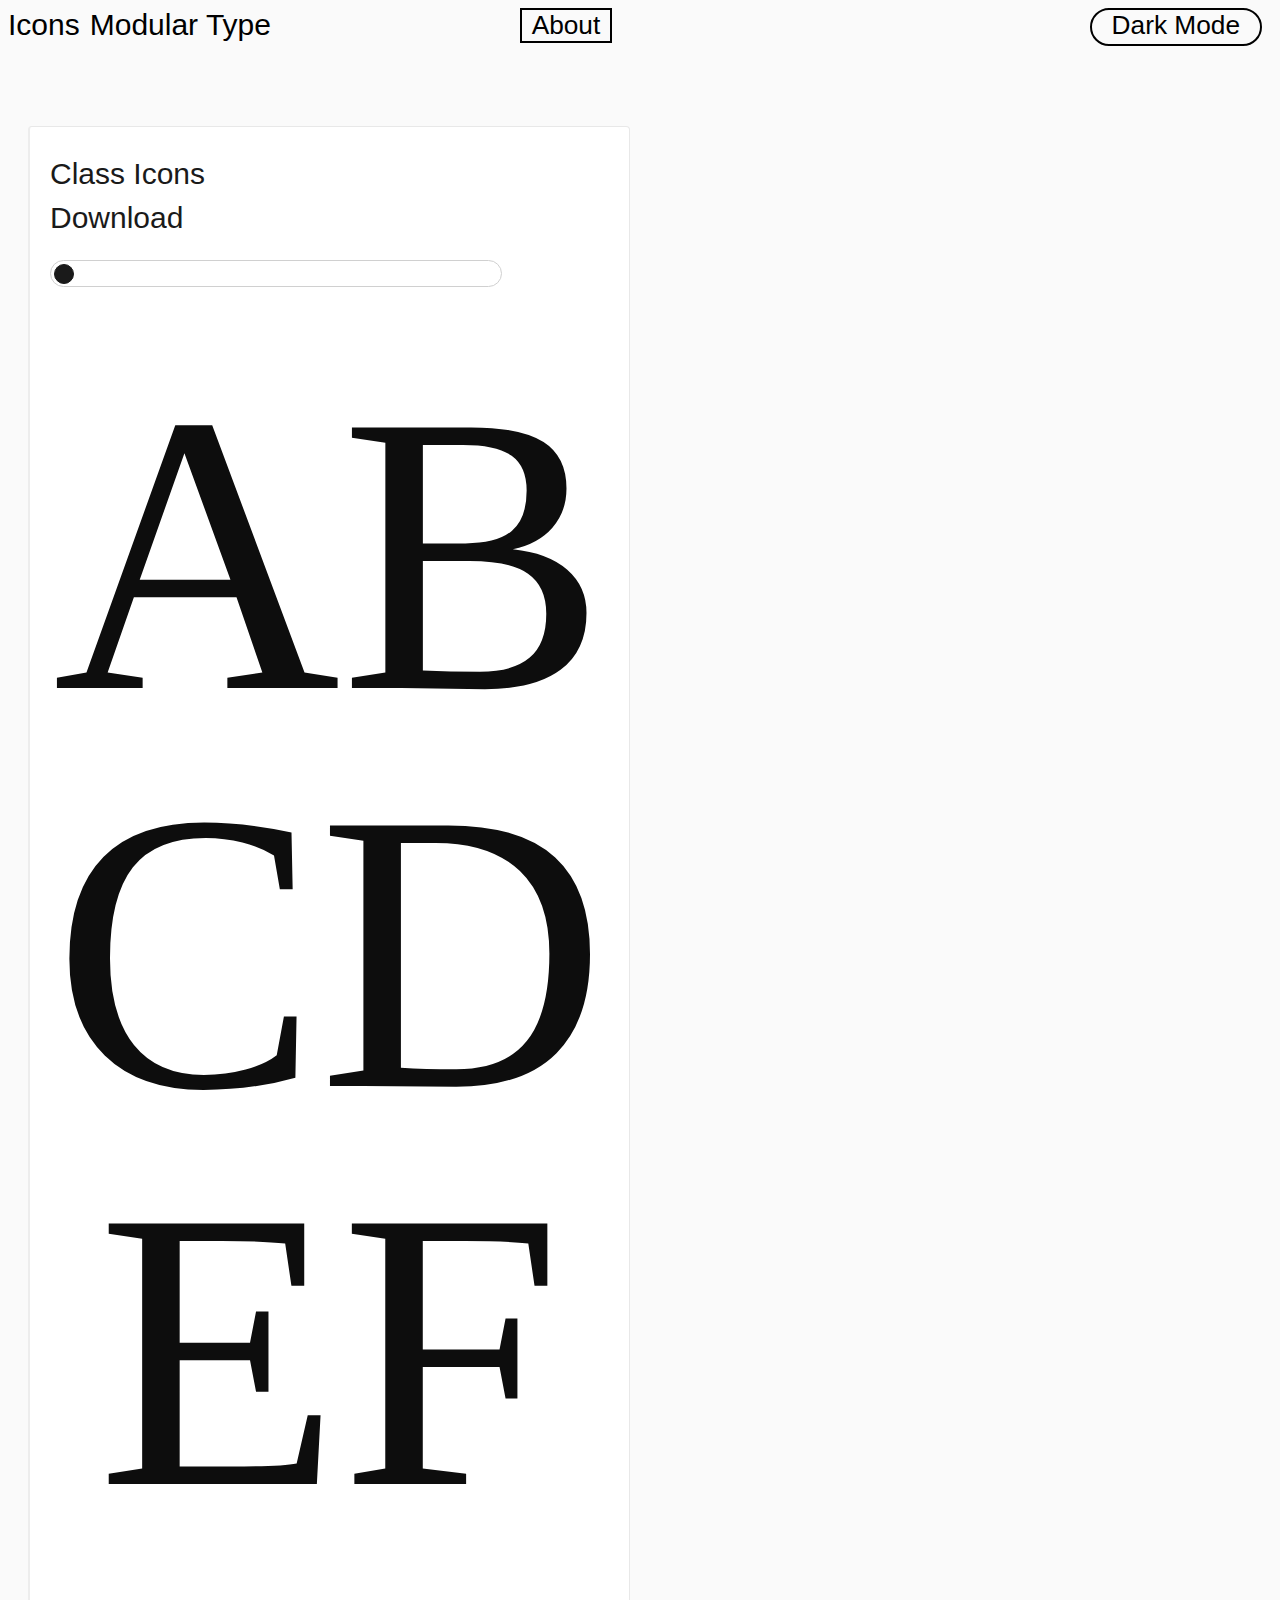
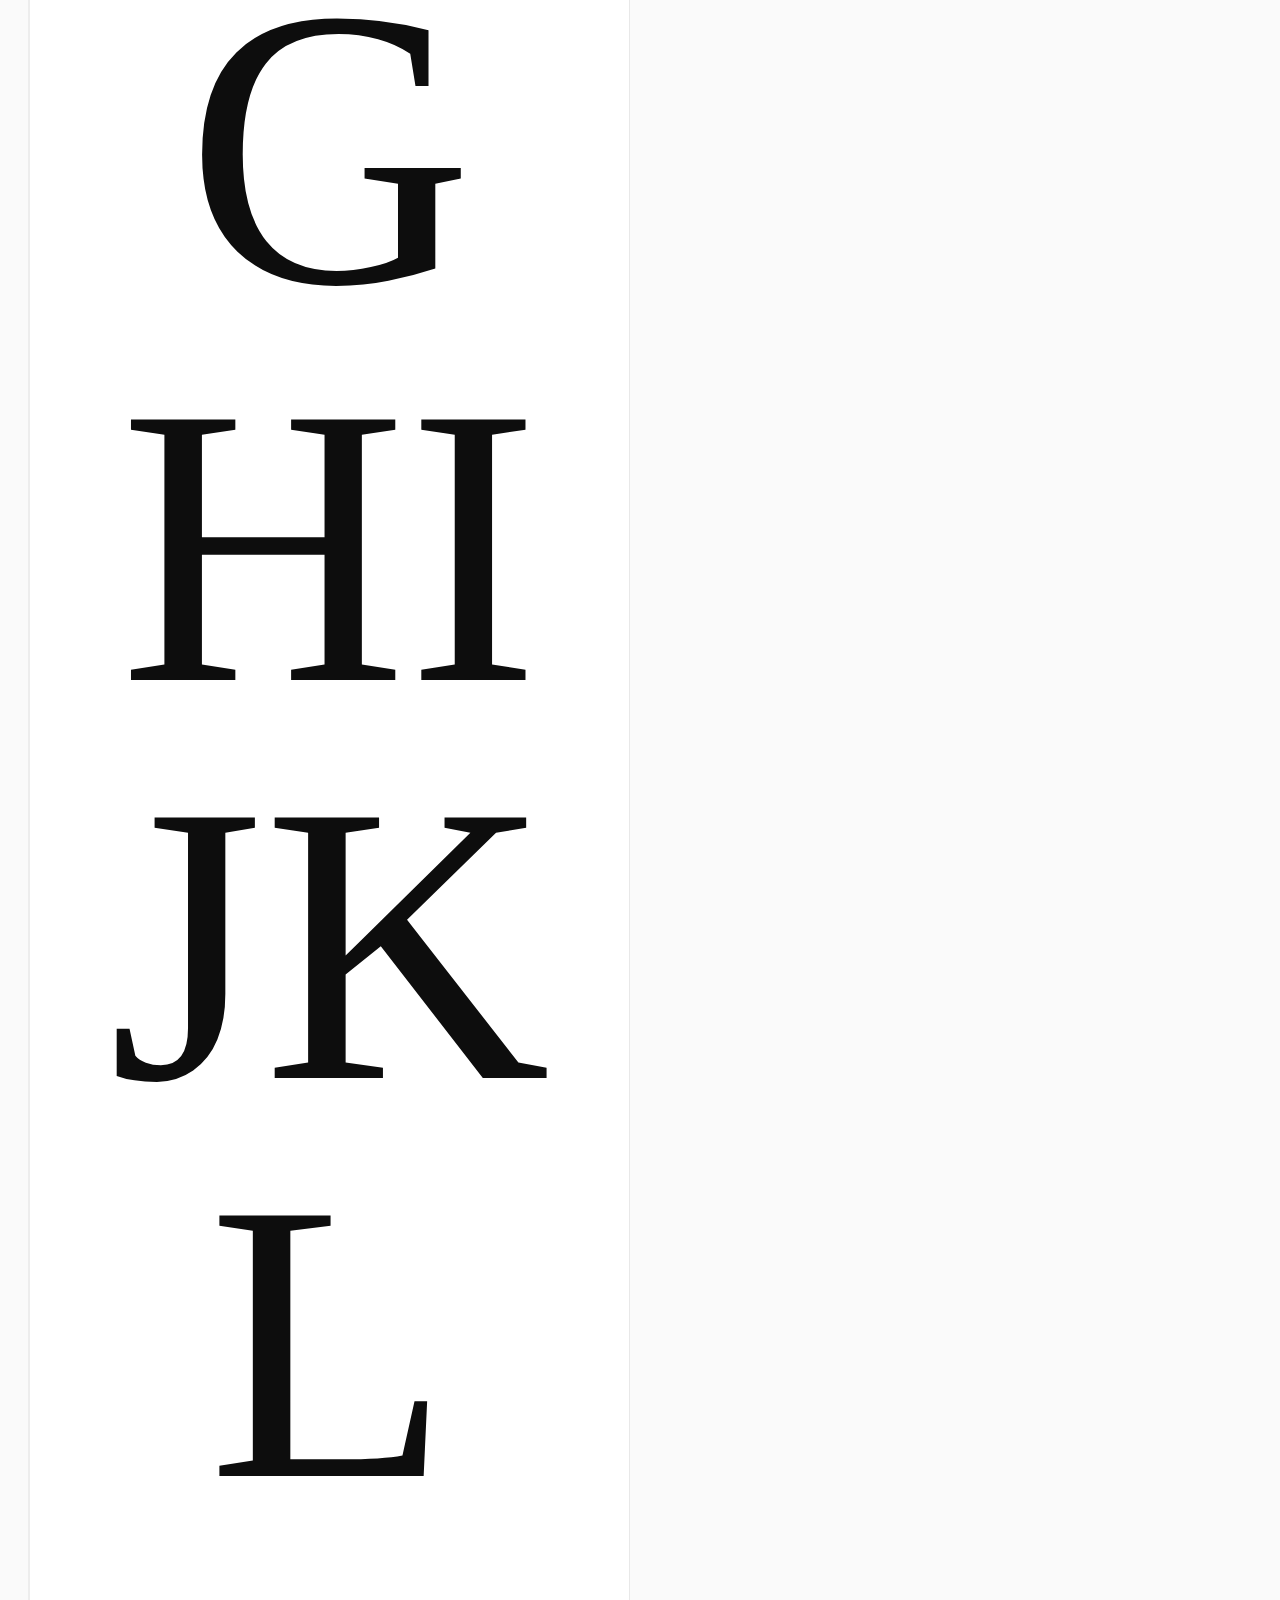
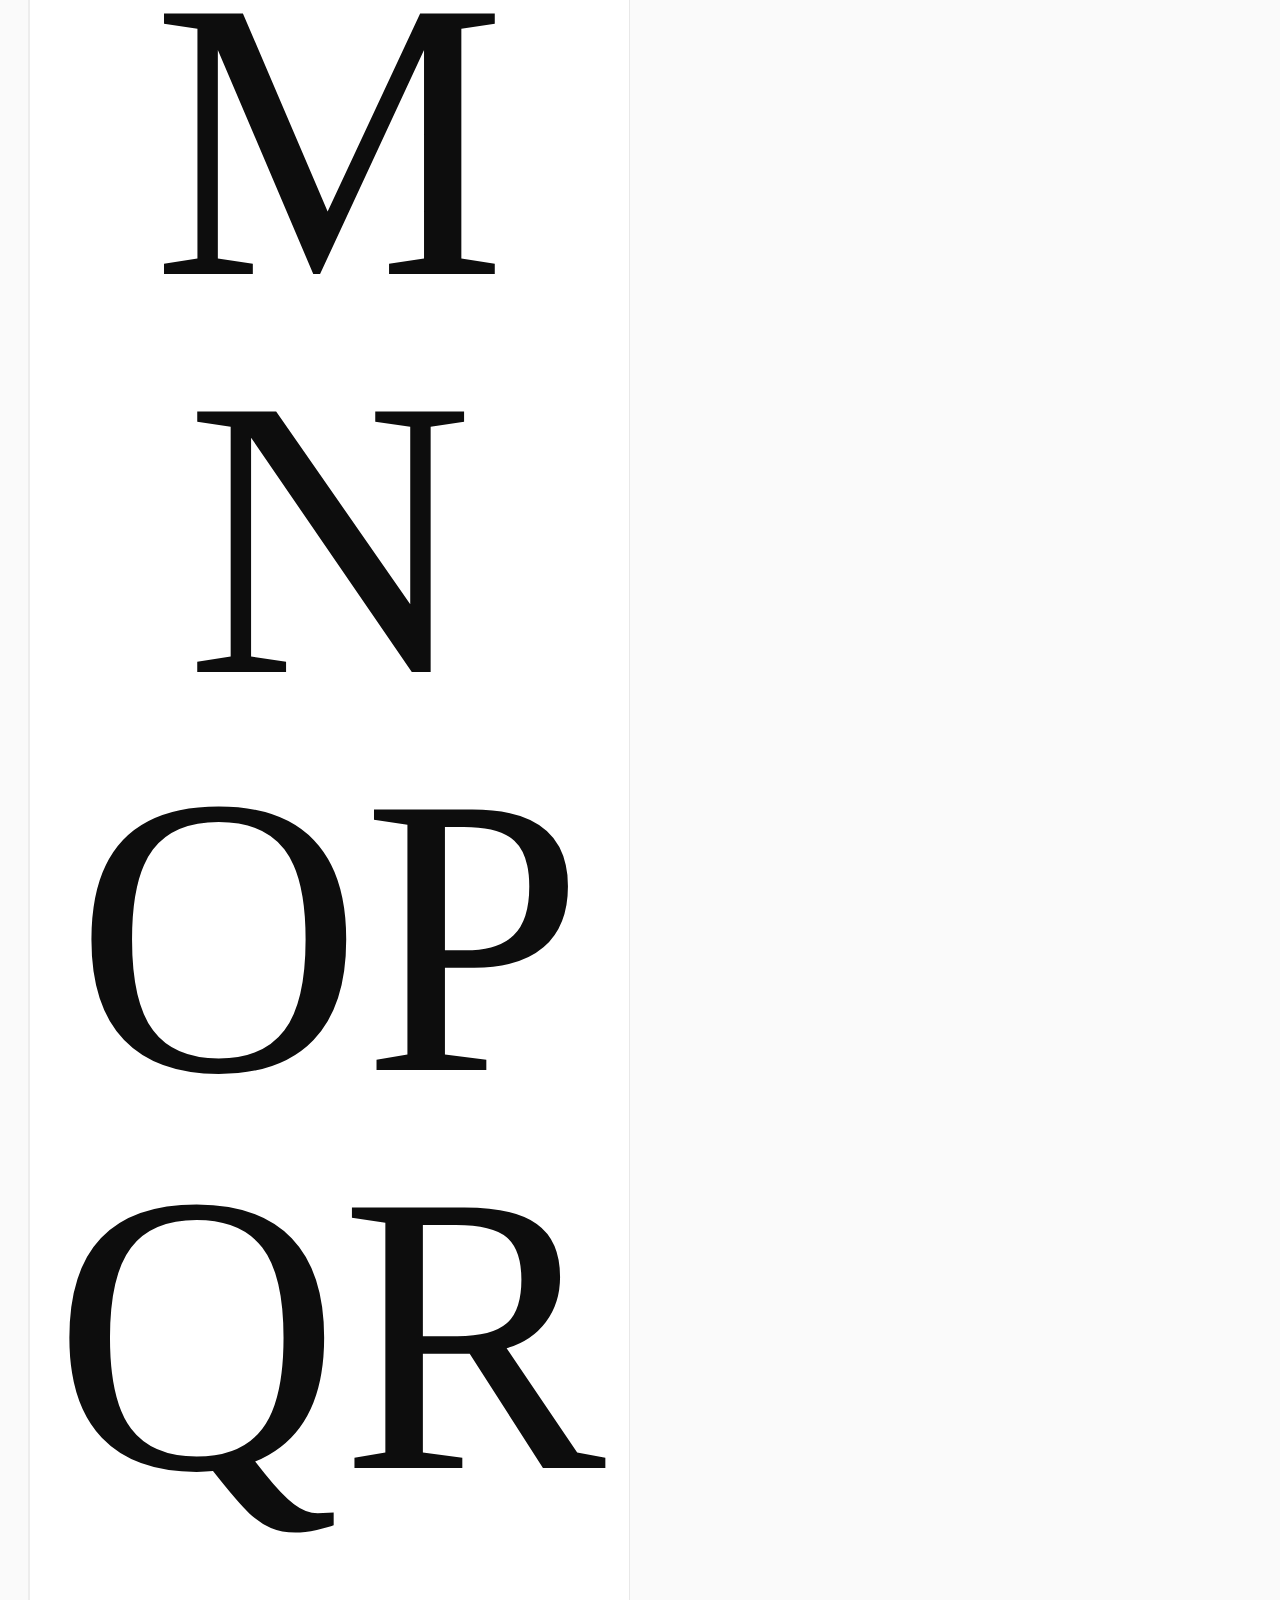
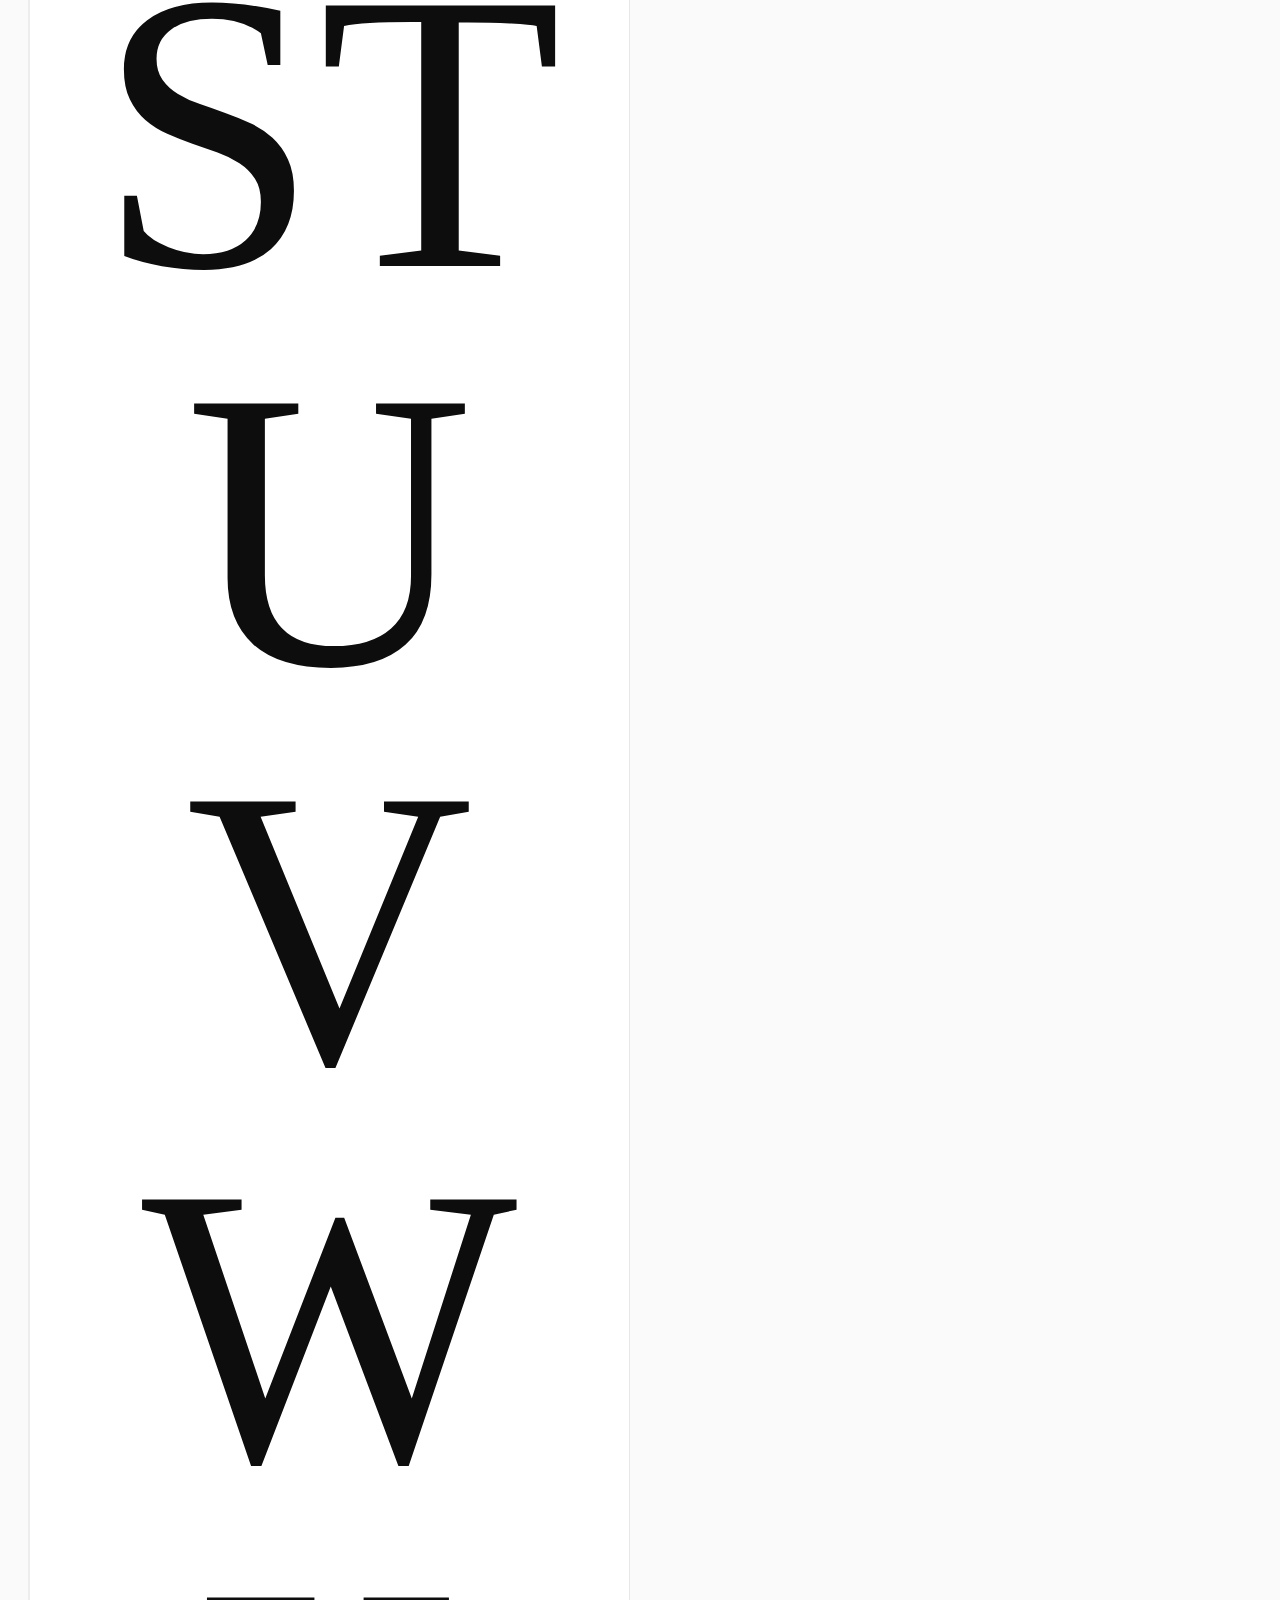
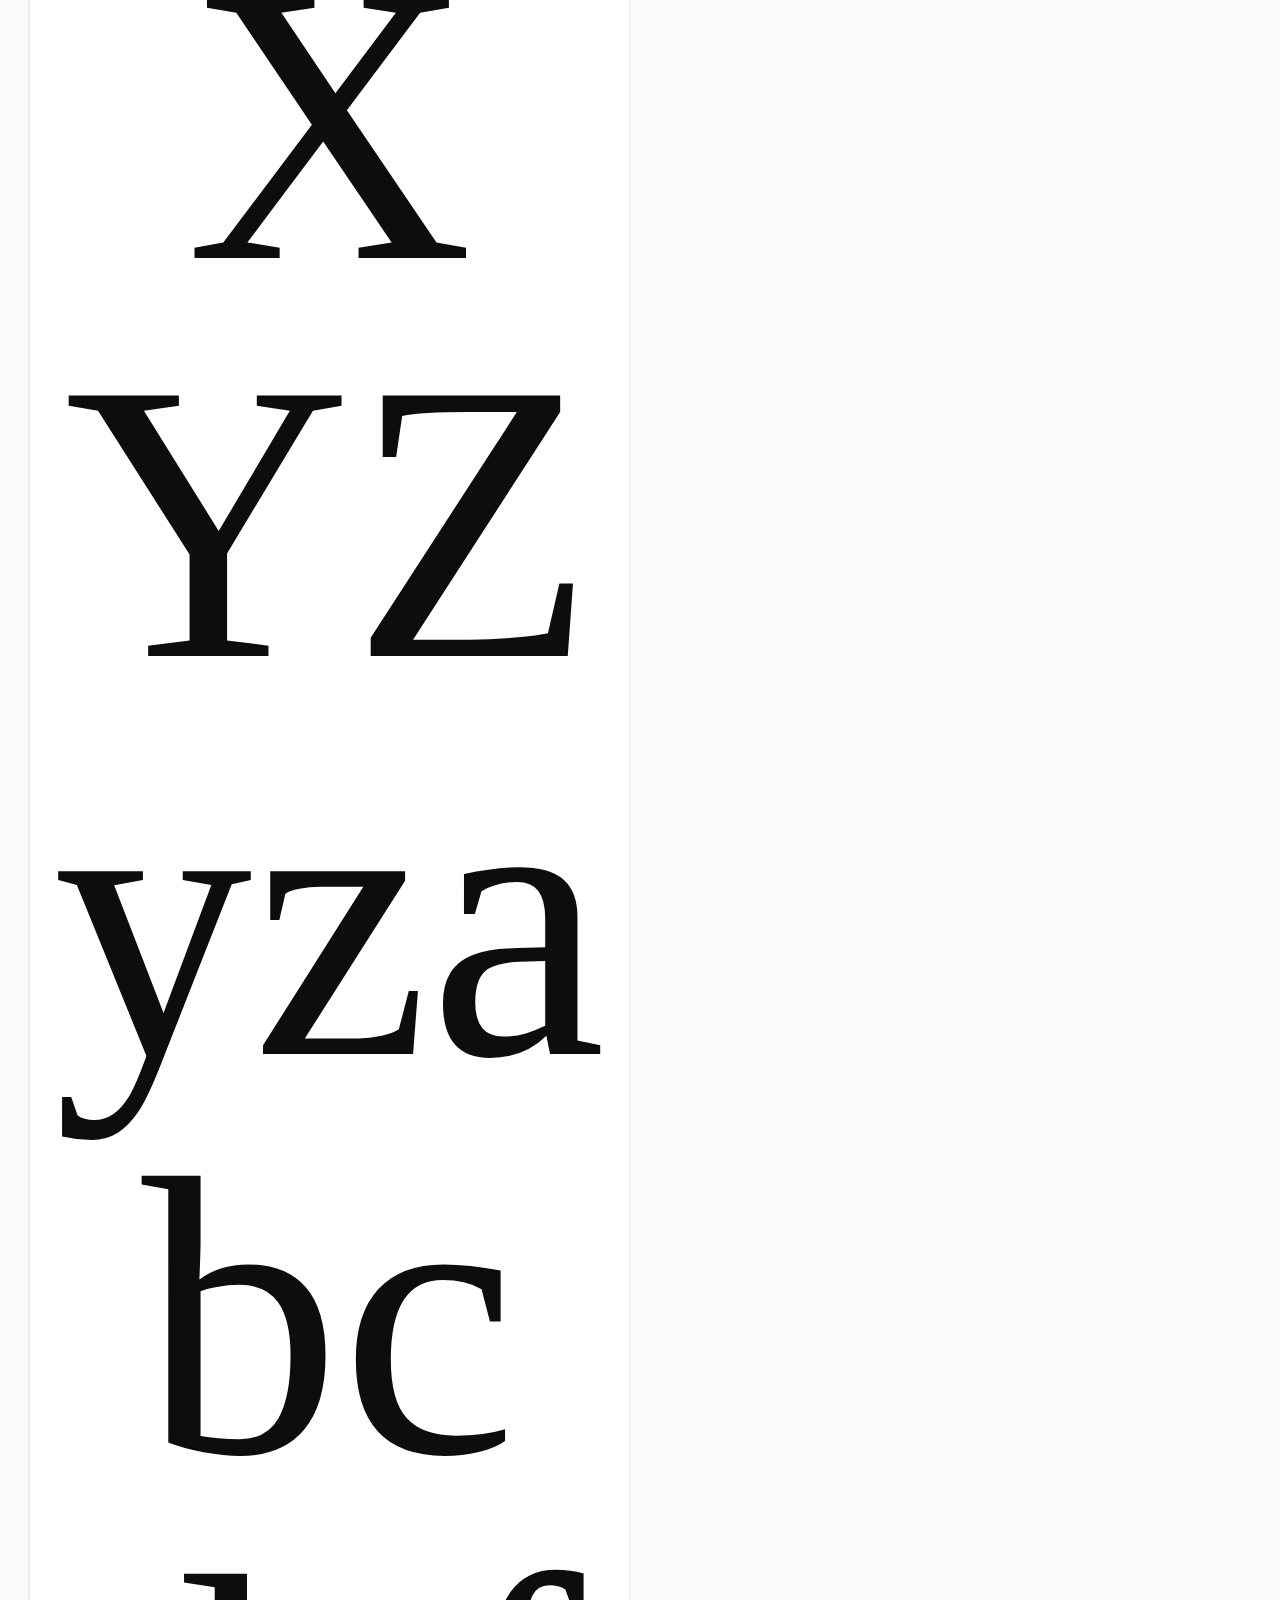
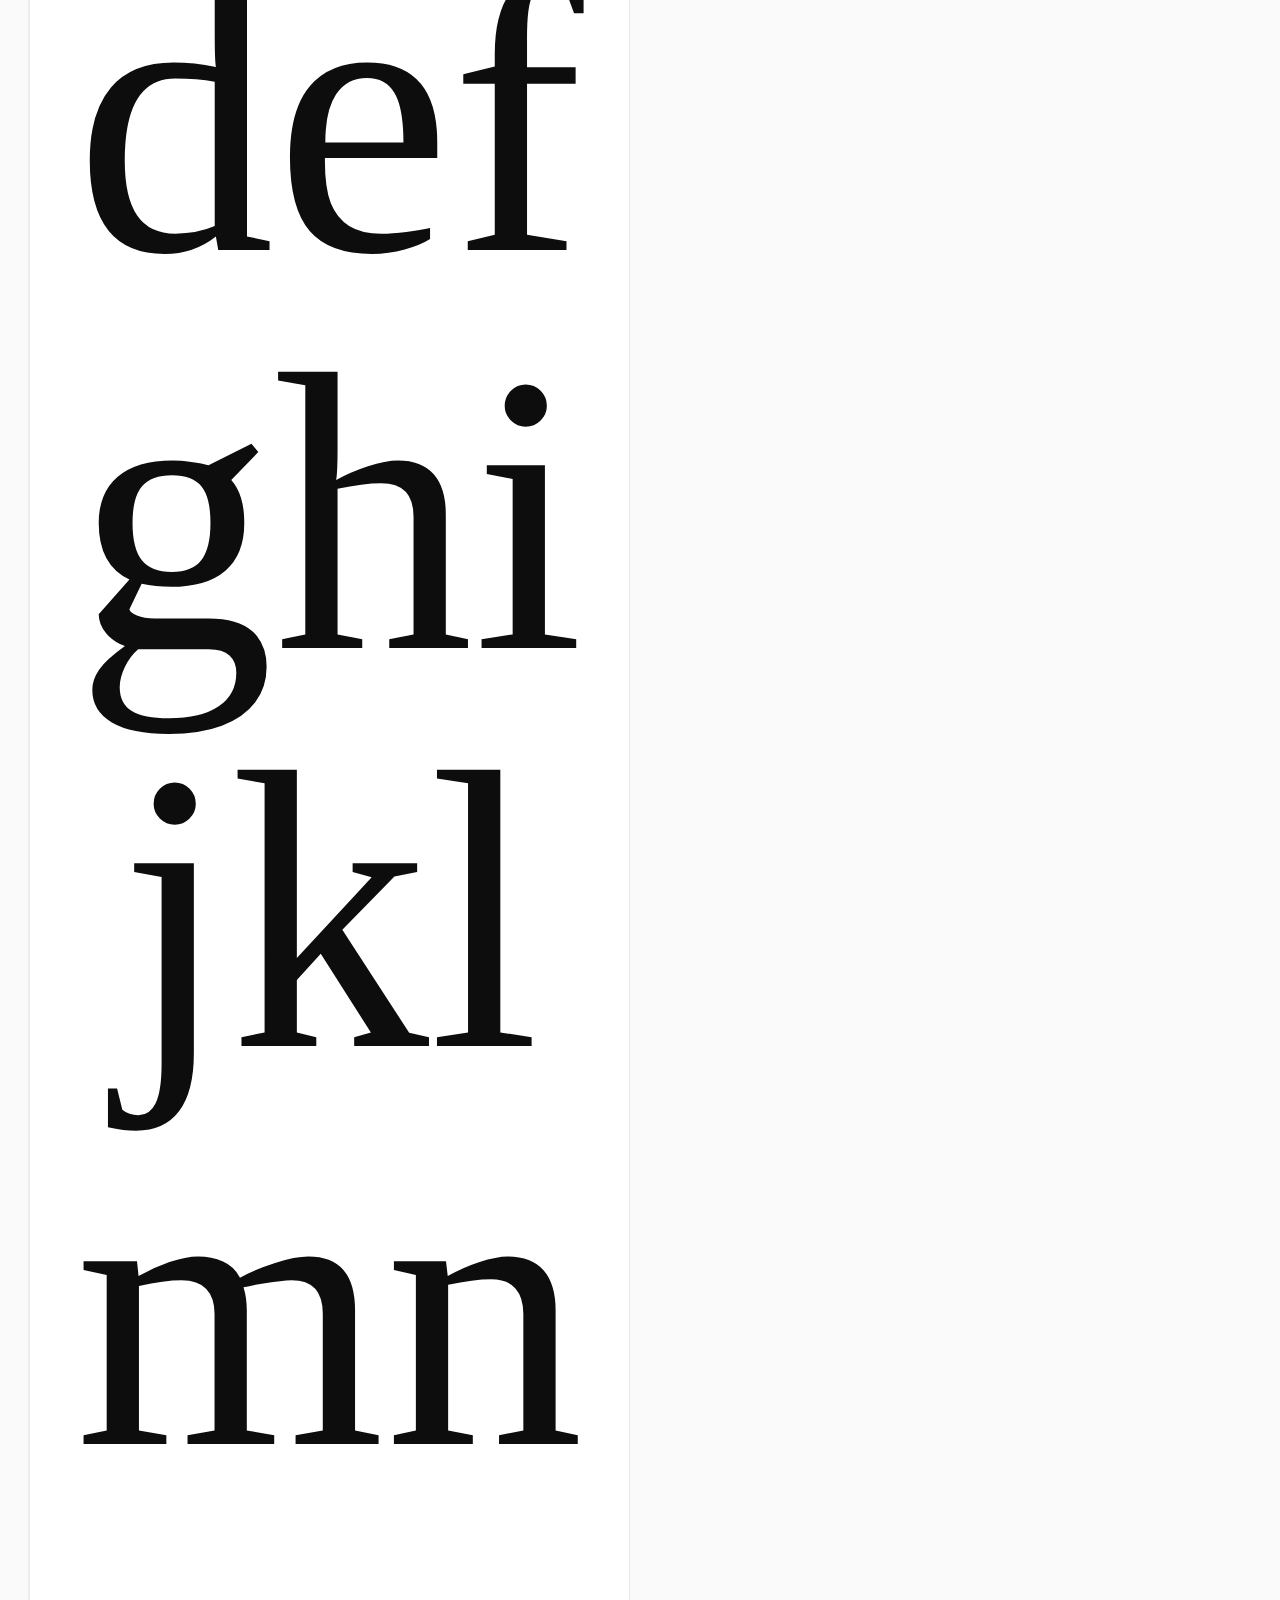
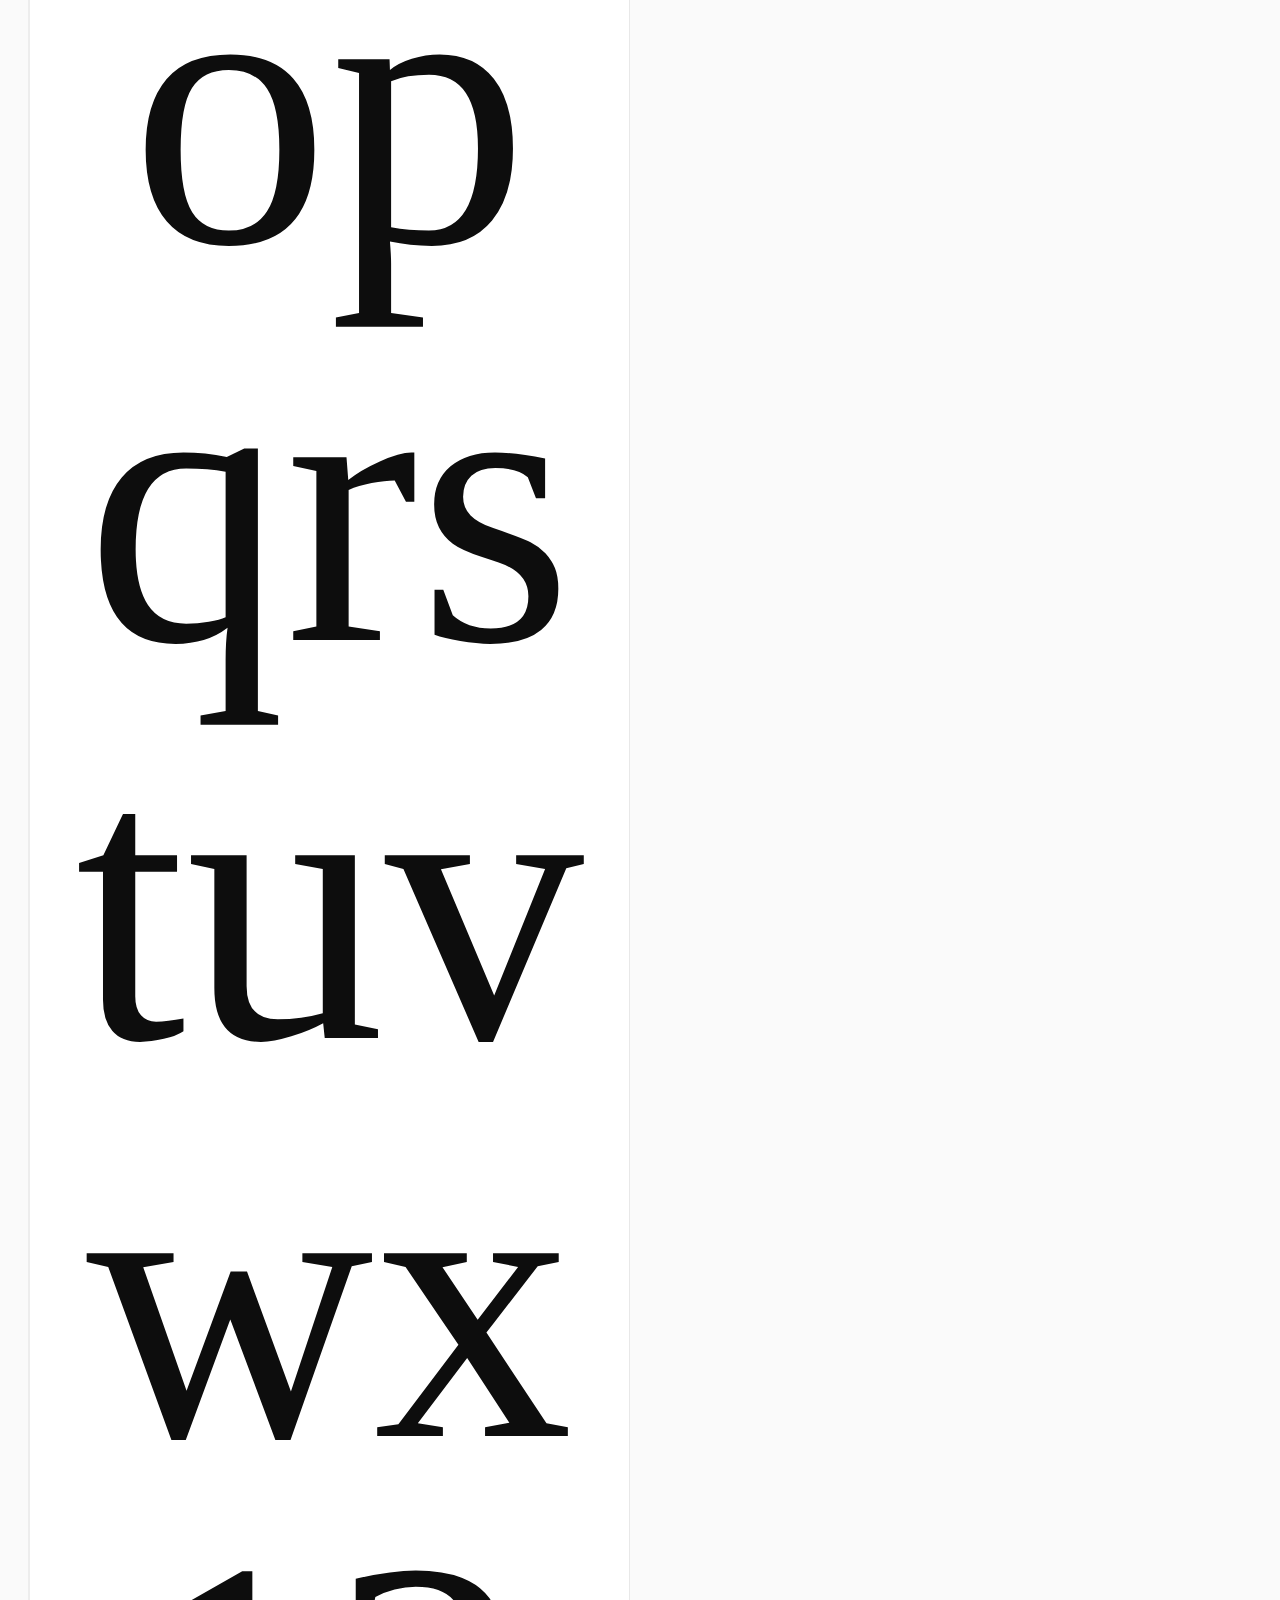
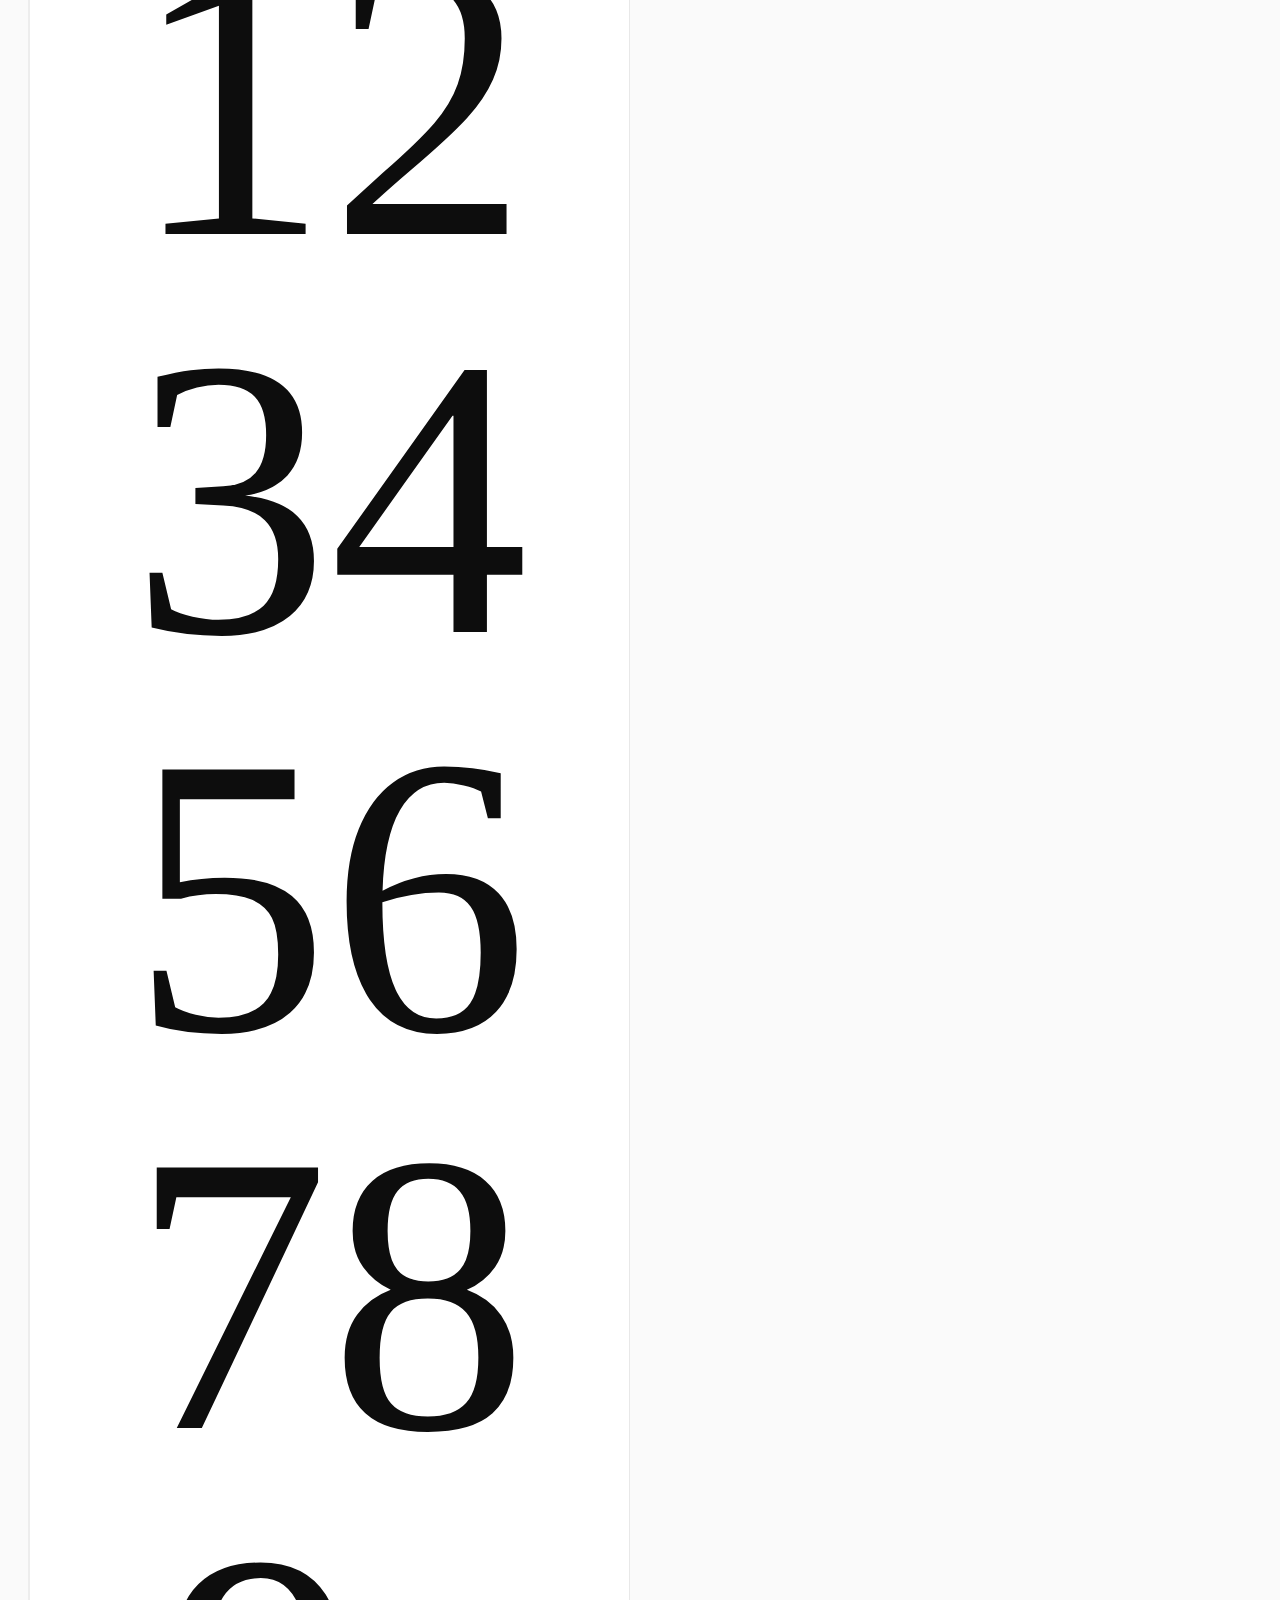
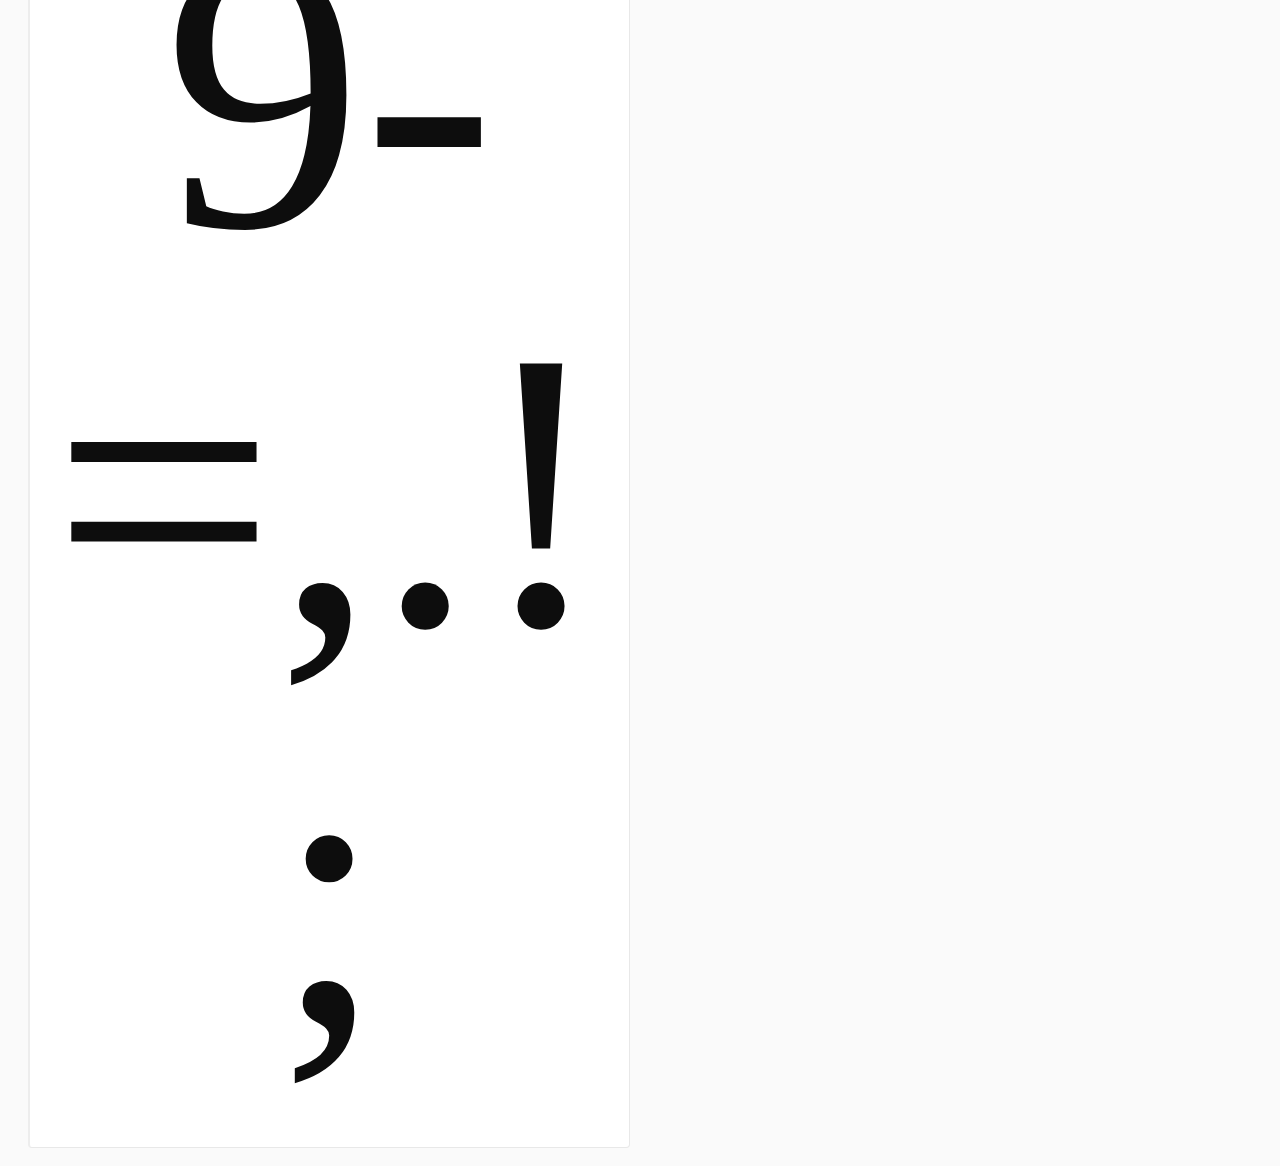
<file: icons.html>
<!DOCTYPE html>
<html>
<head>
  <script src="https://ajax.googleapis.com/ajax/libs/jquery/3.5.1/jquery.min.js"></script>
  <script src="script.js"></script>
  <link rel="stylesheet" href="style.css">
  <title>DSGN 101 Projects</title>
   <link rel="icon" type="image/png" href="https://cdn.glitch.global/ddb6006c-caa0-43e6-abef-065a026137f5/favicon-16x16.png?v=1731301196773"/>
</head>
<body>
  

  
<div id="navigation">
  <div id="info">
   
    <a class="infoButtons" id="fullautohp" href="/">Icons </a>
   
   
<!--      <a class="titleButtons" id="aboutp" href="https://cdn.glitch.me/ddb6006c-caa0-43e6-abef-065a026137f5/Let's%20Get%20Modular%20Lecture%20%E2%80%A2%20Fall%202024.mp4?v=1729032191018">Lecture</a> -->
      <a class="titleButtons" id="iconspage" href="/index.html">Modular Type</a>
        <button class="titleButtons" id="about" onclick="about()">About</button>
    <button class="titleButtons" id="darkmode" onclick="darkMode()">Dark Mode</button>
    
   
  </div> 
</div>


    

<div class="intro" id="intro">
    <p id="introText">

For this project, you developed a set of four icons that were uniform in their theme and characteristics. This typeface represents the entire class's icon set. Now you can use this typefaces however you'd like!
</p>
    </div>


<div class="allTypeThings"><div class="typeInfo"><div class="typefaceNameDIV"><span class="typefaceName">Class Icons<span> </div><div class="downloadbutton"><a class="atag" href="https://cdn.glitch.global/ddb6006c-caa0-43e6-abef-065a026137f5/Icons.otf?v=1731293060401" download>Download  </a></div><input class="slider" type="range" id="size" min="40" max="1000" value="40" oninput="updateSize(this.value, Icons)"><br><div class="sample" id="Icons" class="textarea" contenteditable="true" spellcheck="false" spellcheck="false"  style="font-family:Icons">ABCDEFGHIJKLMNOPQRSTUVWXYZyzabcdefghijklmnopqrstuvwx123456789-=,.!;</div></div>
<style type="text/css">
@font-face {
  font-family: Icons;
  src: url(https://cdn.glitch.global/ddb6006c-caa0-43e6-abef-065a026137f5/Icons.otf?v=1731293060401);
}

</style>



<script type="text/javascript">
function updateSize(newVal, id){
var newFontSize = newVal + "px";
$(id).css("font-size", newFontSize);
}

function updateLineHeight(newVal, id){
  var newFontSize = newVal + "px";
  $(id).css("line-height", newFontSize);

}

</script>

</body>
</html>
</file>
<file: style.css>
/* =============================================
   MODULAR TYPOGRAPHY PROJECT - STYLE SHEET
   ============================================= */

/* ==== FONT FACE DECLARATIONS ==== */

/* Base system font - Diatype Thin with fallbacks */
@font-face {
  font-family: 'Diatype Thin';
  src: local('Diatype Thin'), 
       local('Diatype-Thin'),
       local('Inter Thin'),
       local('SF Pro Text Light'),
       local('Segoe UI Light'),
       local('Roboto Light'),
       local('Helvetica Neue Light'),
       local('Arial');
  font-weight: 100;
  font-style: normal;
  font-display: swap;
}

/* Student typefaces - Spring 2025 */
@font-face {
  font-family: Cora;
  src: url('Fonts/Cora-optimized.woff2') format('woff2'),
       url('Fonts/Cora-optimized.woff') format('woff'),
       url('Fonts/Cora-optimized.ttf') format('truetype');
  font-display: swap;
  font-weight: normal;
  font-style: normal;
}

@font-face {
  font-family: Tess;
  src: url('./Fonts/Tess.woff2') format('woff2'),
       url('./Fonts/Tess.woff') format('woff'),
       url('./Fonts/Tess.otf') format('opentype');
}

/* ABC Diatype Edu Font Family */
@font-face {
  font-family: 'ABC Diatype Edu';
  src: url('./Fonts/ABCDiatypeEdu-Regular.woff2') format('woff2'),
       url('./Fonts/ABCDiatypeEdu-Regular.woff') format('woff'),
       url('./Fonts/ABCDiatypeEdu-Regular.otf') format('opentype');
  font-weight: normal;
  font-style: normal;
}

@font-face {
  font-family: 'ABC Diatype Edu';
  src: url('./Fonts/ABCDiatypeEdu-Bold.woff2') format('woff2'),
       url('./Fonts/ABCDiatypeEdu-Bold.woff') format('woff'),
       url('./Fonts/ABCDiatypeEdu-Bold.otf') format('opentype');
  font-weight: bold;
  font-style: normal;
}

@font-face {
  font-family: 'ABC Diatype Edu';
  src: url('./Fonts/ABCDiatypeEdu-Light.woff2') format('woff2'),
       url('./Fonts/ABCDiatypeEdu-Light.woff') format('woff'),
       url('./Fonts/ABCDiatypeEdu-Light.otf') format('opentype');
  font-weight: 300;
  font-style: normal;
}

@font-face {
  font-family: 'ABC Diatype Edu';
  src: url('./Fonts/ABCDiatypeEdu-Medium.woff2') format('woff2'),
       url('./Fonts/ABCDiatypeEdu-Medium.woff') format('woff'),
       url('./Fonts/ABCDiatypeEdu-Medium.otf') format('opentype');
  font-weight: 500;
  font-style: normal;
}

@font-face {
  font-family: 'ABC Diatype Edu';
  src: url('./Fonts/ABCDiatypeEdu-Thin.woff2') format('woff2'),
       url('./Fonts/ABCDiatypeEdu-Thin.woff') format('woff'),
       url('./Fonts/ABCDiatypeEdu-Thin.otf') format('opentype');
  font-weight: 100;
  font-style: normal;
}

/* Individual Typefaces */
@font-face {
  font-family: 'Brandon';
  src: url('./Fonts/Brandon.woff2') format('woff2'),
       url('./Fonts/Brandon.woff') format('woff'),
       url('./Fonts/Brandon.otf') format('opentype');
}

@font-face {
  font-family: 'Callie';
  src: url('./Fonts/Callie.woff2') format('woff2'),
       url('./Fonts/Callie.woff') format('woff'),
       url('./Fonts/Callie.otf') format('opentype');
}

@font-face {
  font-family: 'Caroline';
  src: url('./Fonts/Caroline.woff2') format('woff2'),
       url('./Fonts/Caroline.woff') format('woff'),
       url('./Fonts/Caroline.otf') format('opentype');
}

@font-face {
  font-family: 'Macy';
  src: url('./Fonts/Macy.woff2') format('woff2'),
       url('./Fonts/Macy.woff') format('woff'),
       url('./Fonts/Macy.otf') format('opentype');
}

@font-face {
  font-family: 'Rachel';
  src: url('./Fonts/Rachel.woff2') format('woff2'),
       url('./Fonts/Rachel.woff') format('woff'),
       url('./Fonts/Rachel.otf') format('opentype');
}

@font-face {
  font-family: 'Rowan';
  src: url('./Fonts/Rowan.woff2') format('woff2'),
       url('./Fonts/Rowan.woff') format('woff'),
       url('./Fonts/Rowan.otf') format('opentype');
}

@font-face {
  font-family: 'Tallulah';
  src: url('./Fonts/Tallulah.woff2') format('woff2'),
       url('./Fonts/Tallulah.woff') format('woff'),
       url('./Fonts/Tallulah.otf') format('opentype');
}

/* ==== GLOBAL STYLES ==== */

body {
  font-family: 'Diatype Thin', 'Inter Thin', -apple-system, BlinkMacSystemFont, 'Segoe UI Light', 'Roboto Light', 'Helvetica Neue Light', Arial, sans-serif;
  background: #fafafa;
  color: #1a1a1a;
}

.dark-mode {
  background-color: black;
  color: white;
}

/* ==== SCROLLBAR STYLES ==== */

::-webkit-scrollbar {
  width: 20px;
}

::-webkit-scrollbar-track {
  background: white;
}

::-webkit-scrollbar-thumb {
  background: #d3d3d3;
}

::-webkit-scrollbar-thumb:hover {
  background: #555;
}

/* ==== TYPOGRAPHY ==== */

h1 {
  left: 10px;
  font-family: sans-serif;
  font-size: 0.875em;
}

p {
  width: 97%;
  overflow-x: hidden;
  margin-top: 100px;
  margin-bottom: 100px;
  text-align: center;
  padding-bottom: 50px;
}

#introText {
    font-size: 1.875em;
    text-align: left;
    margin-bottom: 0px;
    padding-bottom: 20px;
}

/* ==== LAYOUT COMPONENTS ==== */

.intro {
  display: none;
}

.about {
  display: block;
}

.header {
  position: fixed;
}

#block {
  height: 50px;
}

#info {
  display: block;
  width: 98vw;
  min-width: 350px;
  margin-bottom: 80px;
  margin-top: 0px;
  padding-top: 0px;
  font-size: 1.875em;
}

.allTypeThings {
  margin-bottom: 20px;
  width: 100%;
  max-width: 100vw;
  margin: 0 auto;
  display: flex;
  flex-wrap: wrap;
  gap: 20px;
  padding: 0 20px;
  box-sizing: border-box;
}

.typeInfo {
  display: flex;
  flex-direction: column;
  border-top: solid;
  justify-content: flex-start;
  padding: 20px;
  margin-bottom: 10px;
  transition: all 0.3s ease;
  border-radius: 4px;
  border: 1px solid rgba(0, 0, 0, 0.05);
  flex: 0 0 calc(50% - 10px);
  max-width: calc(50% - 10px);
  box-sizing: border-box;
  overflow: hidden;
}

/* ICASF-inspired color palette for typeInfo backgrounds */
.typeInfo:nth-child(8n+1) {
  background-color: #ffffff; /* Pure white - gallery wall */
  border: 1px solid #e8e8e8;
}

.typeInfo:nth-child(8n+2) {
  background-color: #f7f7f7; /* Light gallery gray */
  border: 1px solid #e0e0e0;
}

.typeInfo:nth-child(8n+3) {
  background-color: #f2f2f2; /* Contemporary neutral */
  border: 1px solid #d8d8d8;
}

.typeInfo:nth-child(8n+4) {
  background-color: #eeeeee; /* Soft exhibition space */
  border: 1px solid #d0d0d0;
}

.typeInfo:nth-child(8n+5) {
  background-color: #fafafa; /* Clean modern white */
  border: 1px solid #e5e5e5;
}

.typeInfo:nth-child(8n+6) {
  background-color: #f5f5f5; /* Minimalist gray */
  border: 1px solid #dcdcdc;
}

.typeInfo:nth-child(8n+7) {
  background-color: #f0f0f0; /* Museum-quality neutral */
  border: 1px solid #d5d5d5;
}

.typeInfo:nth-child(8n+8) {
  background-color: #ededed; /* Contemporary art space */
  border: 1px solid #d2d2d2;
}

/* ICASF-inspired hover effects */
.typeInfo:hover {
  background-color: #e8e8e8 !important;
  border-color: #c0c0c0 !important;
  color: #1a1a1a !important;
  transform: translateY(-3px);
  box-shadow: 0 6px 20px rgba(26, 26, 26, 0.15);
}

/* Additional Amant-inspired styling - removed duplicate as it's now in main .typeInfo rule */

/* ICASF-inspired subtle alternating patterns */
.typeInfo:nth-child(odd) {
  border-left: 2px solid rgba(26, 26, 26, 0.08);
}

.typeInfo:nth-child(even) {
  border-right: 2px solid rgba(26, 26, 26, 0.08);
}

.typefaceNameDIV {
  padding-top: 10px;
  min-width: 200px;
  text-align: left;
  text-transform: capitalize;
  margin-bottom: 0px;
}

/* ==== TYPOGRAPHY DISPLAY ELEMENTS ==== */

.className {
  font-size: 1.875em;
  margin-bottom: 30px;
  border: 2px solid #1a1a1a;
  width: fit-content;
  border-radius:40px;
  margin-left: 20px;
  padding: 8px 16px;
  color: #1a1a1a;
  background-color: #ffffff;
  flex: 0 0 auto;
  text-align: left;
  box-sizing: border-box;
  position: relative;
  cursor: pointer;
}

.className .letter {
  display: inline-block;
  transition: transform 0.3s ease;
  transform-origin: center center;
}

.className:hover .letter:nth-child(even) {
  transform: scaleY(-1);
}

.typefaceName {
  font-size: 1.875em;
  text-transform: none;
  padding: 0px 0px;
  position: relative;
  cursor: pointer;
  text-align: left;
}

.typefaceName .letter {
  display: inline-block;
  transition: transform 0.3s ease;
  transform-origin: center center;
}

.typefaceName:hover .letter:nth-child(even) {
  transform: scaleY(-1);
}

.sample {
  display: block;
  outline: none;
  font-size: 13.875em;
  overflow-wrap: break-word;
  width: 100%;
  line-height: 0.9;
  max-width: 100%;
  text-align: center;
  color: #1a1a1a;
  padding-top: 40px;
  padding-bottom: 40px;
  margin: 0 auto;
  box-sizing: border-box;
}

/* ICASF-inspired typeface color variations */
.sample:nth-child(8n+1) {
  color: #000000; /* Pure black - strong contrast */
}

.sample:nth-child(8n+2) {
  color: #2a2a2a; /* Dark charcoal */
}

.sample:nth-child(8n+3) {
  color: #1a1a1a; /* Contemporary dark */
}

.sample:nth-child(8n+4) {
  color: #333333; /* Gallery label gray */
}

.sample:nth-child(8n+5) {
  color: #0d0d0d; /* Deep exhibition black */
}

.sample:nth-child(8n+6) {
  color: #404040; /* Modern neutral */
}

.sample:nth-child(8n+7) {
  color: #1f1f1f; /* Museum quality black */
}

.sample:nth-child(8n+8) {
  color: #262626; /* Contemporary art dark */
}

#Icons {
  font-size: 398px;
  line-height: 1;
}

/* ==== INTERACTIVE ELEMENTS ==== */

button {
  font-family: 'Diatype Thin', 'Inter Thin', -apple-system, BlinkMacSystemFont, 'Segoe UI Light', 'Roboto Light', 'Helvetica Neue Light', Arial, sans-serif;
  font-size: 0.875em;
  margin: auto;
  margin-top: 20px;
  border: 2px solid black;
  background: transparent;
}

/* Title buttons letter flip effect */
.titleButtons {
  position: relative;
  display: inline-block;
  cursor: pointer;
}

.titleButtons .letter {
  display: inline-block;
  transition: transform 0.3s ease;
  transform-origin: center center;
}

.titleButtons:hover .letter:nth-child(even) {
  transform: scaleY(-1);
}

button:hover {
  background: black;
  color: white;
}

.titleButtons {
  margin-top: 0px;
  float: right;
  color: black;
  padding: 0px 10px;
}

.infoButtons {
  margin-left: 0;
  color: black;
  text-decoration: none;
  position: relative;
  display: inline-block;
  cursor: pointer;
}

.infoButtons .letter {
  display: inline-block;
  transition: transform 0.3s ease;
  transform-origin: center center;
}

.infoButtons:hover .letter:nth-child(even) {
  transform: scaleY(-1);
}

#darkmode {
  margin-right: 10px;
  padding: 0px 20px;
  padding-bottom: 3px;
  border-radius: 30px;
}

/* ==== LINKS ==== */

a {
  text-decoration: none;
  margin-top: 0px;
  margin-bottom: 0px;
}

a:hover {
  text-decoration: none;
}

.atag {
  margin-top: 20px;
  text-decoration: none;
  color: inherit;
  margin: auto;
  display: block;
  position: relative;
  cursor: pointer;
}

.atag .letter {
  display: inline-block;
  transition: transform 0.3s ease;
  transform-origin: center center;
}

.atag:hover .letter:nth-child(even) {
  transform: scaleY(-1);
}

.downloadbutton {
  text-decoration: none;
  font-size: 1.875em;
  padding-top: 10px;
  text-transform: none;
  margin-bottom: 15px;
  text-align: left;
}

/* ==== FORM ELEMENTS ==== */

  input {
    appearance: inherit;
    width: 80%;
    background-color: #ffffff;
    padding-top: 0px;
    border-radius: 60px;
    border: 1px solid #d0d0d0;
    background: #ffffff;
    height: 25px;
    margin: 10px 0;
    padding-left: 3px;
    display: block;
  }

  .slider::-webkit-slider-thumb {
  -webkit-appearance: none;
    appearance: none;
  width: 20px;
  height: 20px;
  background: #1a1a1a;
  border: 1px solid #1a1a1a;
    border-radius: 50px;
  cursor: pointer;
  }

  .slider::-moz-range-thumb {
  width: 25px;
  height: 25px;
  background: #1a1a1a;
    border: 1px solid #1a1a1a;
    border-radius: 50px;
  cursor: pointer;
  }

  #leading {
    margin-top: 20px;
    margin-bottom: 20px;
  }

/* ==== HOVER EFFECTS ==== */

#fullautohp:hover {
  text-decoration: none;
}

#aboutp:hover {
  text-decoration: none;
}

#toolsp:hover {
  text-decoration: none;
}

#collectionsTitle:hover {
  text-decoration: none;
}

/* ==== TYPEFACE-SPECIFIC STYLES ==== */

#Tess {
  font-size: 248px;
}

/* ABC Diatype Edu Specific Styles */
#ABCDiatypeEdu_Regular {
  font-size: 180px;
}

#ABCDiatypeEdu_Bold {
  font-size: 180px;
}

#ABCDiatypeEdu_Light {
  font-size: 180px;
}

#ABCDiatypeEdu_Medium {
  font-size: 180px;
}

#ABCDiatypeEdu_Thin {
  font-size: 180px;
}

/* Individual Typeface Styles */
#Brandon {
  font-size: 260px;
}

#Callie {
  font-size: 200px;
}

#Caroline {
  font-size: 200px;
}

#Macy {
  font-size: 200px;
}

#Rachel {
  font-size: 200px;
}

#Rowan {
  font-size: 200px;
}

#Tallulah {
  font-size: 200px;
}

#Henry {
  font-size: 298px;
}

#Marley {
  line-height: 0.6;
}

#Luke {
  font-size: 17.875rem;
  line-height: 0.5;
}

#Isabelle {
  font-size: 278px;
}

#Kian {
  font-size: 298px;
}

#Jayden {
  font-size: 298px;
  line-height: 0.75;
}

#Diego {
  font-size: 298px;
  line-height: 0.5;
}

#Lila {
  line-height: 1.1;
}

#Sam {
  margin-top: 40px;
  font-size: 398px;
  line-height: 0.6;
}

/* ==== MEDIA QUERIES ==== */

/* ==== HAMBURGER MENU STYLES ==== */

.mobile-nav {
  display: none;
  position: relative;
}

.desktop-nav {
  display: flex;
  align-items: center;
  gap: 20px;
}

#info {
  display: flex;
  align-items: flex-start;
  justify-content: space-between;
  width: 100%;
}

.hamburger-btn {
  background: none;
  border: none;
  cursor: pointer;
  padding: 0;
  display: flex;
  flex-direction: column;
  justify-content: space-between;
  width: 24px;
  height: 24px;
  position: relative;
  align-items: center;
  margin-top: 5px;
  margin-right: 10px;
}

.hamburger-line {
  width: 40px;
  height: 3px;
  background-color: #1a1a1a;
  border-radius: 2px;
  transition: all 0.3s ease;
  transform-origin: center;
  display: block;
}

.hamburger-btn.active .hamburger-line:nth-child(1) {
  transform: rotate(45deg) translate(7px, 7px);
}

.hamburger-btn.active .hamburger-line:nth-child(2) {
  opacity: 0;
  transform: scale(0);
}

.hamburger-btn.active .hamburger-line:nth-child(3) {
  transform: rotate(-45deg) translate(7px, -7px);
}

.mobile-menu {
  position: absolute;
  top: calc(100% + 8px);
  right: 0;
  background-color: #ffffff;
  border: 2px solid #1a1a1a;
  border-radius: 8px;
  padding: 8px 0;
  min-width: 180px;
  box-shadow: 0 4px 12px rgba(0, 0, 0, 0.15);
  opacity: 0;
  visibility: hidden;
  transform: translateY(-10px);
  transition: all 0.3s ease;
  z-index: 1000;
}

.mobile-menu.active {
  opacity: 1;
  visibility: visible;
  transform: translateY(0);
}

.mobile-menu-item {
  display: block;
  width: 100%;
  padding: 12px 20px;
  text-align: left;
  border: none;
  background: none;
  font-size: 1em;
  color: #1a1a1a;
  text-decoration: none;
  transition: background-color 0.3s ease;
}

.mobile-menu-item:hover {
  background-color: transparent;
}

/* ==== MOBILE STYLES ==== */

/* Tablet and smaller desktop (900px and below) */
@media only screen and (max-width: 900px) {
  /* Show mobile navigation, hide desktop navigation */
  .mobile-nav {
    display: flex;
    align-items: flex-start;
    position: relative;
  }
  
  .desktop-nav {
    display: none;
  }
  
  .typeInfo {
    flex: 0 0 100%;
    max-width: 100%;
    padding: 18px;
  }
  
  .allTypeThings {
    gap: 15px;
    padding: 0 15px;
  }
  
  .className {
    margin-bottom: 15px;
  }
  
  /* Reduce typeface sizes for better mobile viewing */
  .sample {
    font-size: 10em; /* Reduced from 13.875em */
  }
  
  #Tess {
    font-size: 180px; /* Reduced from 248px */
  }
  
  #Brandon {
    font-size: 190px; /* Reduced from 260px */
  }
}

/* Mobile (600px and below) */
@media only screen and (max-width: 600px) {
  .typeInfo {
    padding: 15px;
    flex: 0 0 100%;
    max-width: 100%;
    margin-bottom: 15px;
  }
  
  .allTypeThings {
    padding: 0 10px;
    gap: 12px;
  }
  
  .className {
    margin-bottom: 12px;
    font-size: 1.5em; /* Reduced from 1.875em */
  }
  
  .typefaceName {
    font-size: 1.4em; /* Reduced from 1.875em */
  }
  
  .downloadbutton {
    font-size: 1.4em; /* Reduced from 1.875em */
    margin-bottom: 12px;
  }
  
  input {
    width: 95%;
    margin: 8px 0;
  }
  
  /* Further reduce typeface sizes for mobile */
  .sample {
    font-size: 7em; /* Further reduced for mobile */
    padding-top: 25px;
    padding-bottom: 25px;
  }
  
  #Tess {
    font-size: 140px; /* Mobile-optimized size */
  }
  
  #Brandon {
    font-size: 150px; /* Mobile-optimized size */
  }
  
  /* Adjust other individual typefaces for mobile */
  #Callie, #Caroline, #Macy, #Rachel, #Rowan, #Tallulah {
    font-size: 130px; /* Mobile-optimized size */
  }
}
</file>
